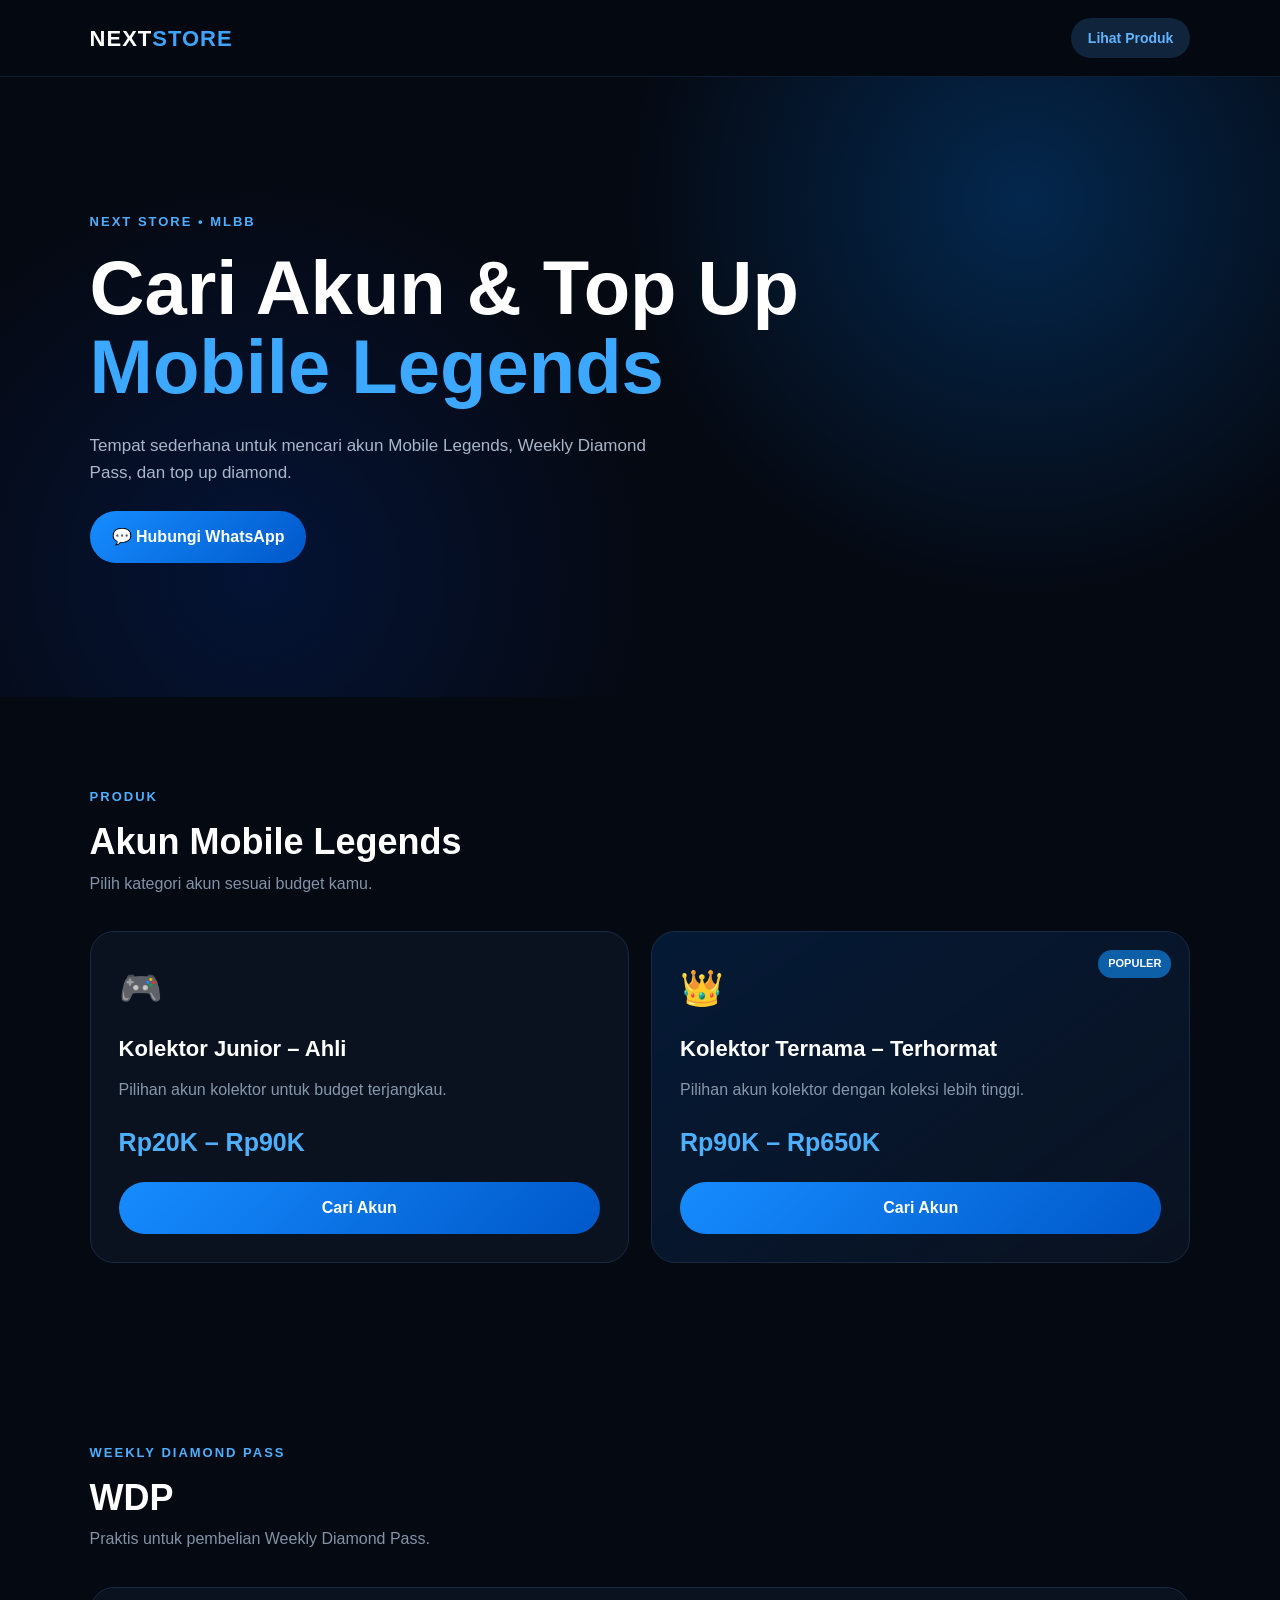
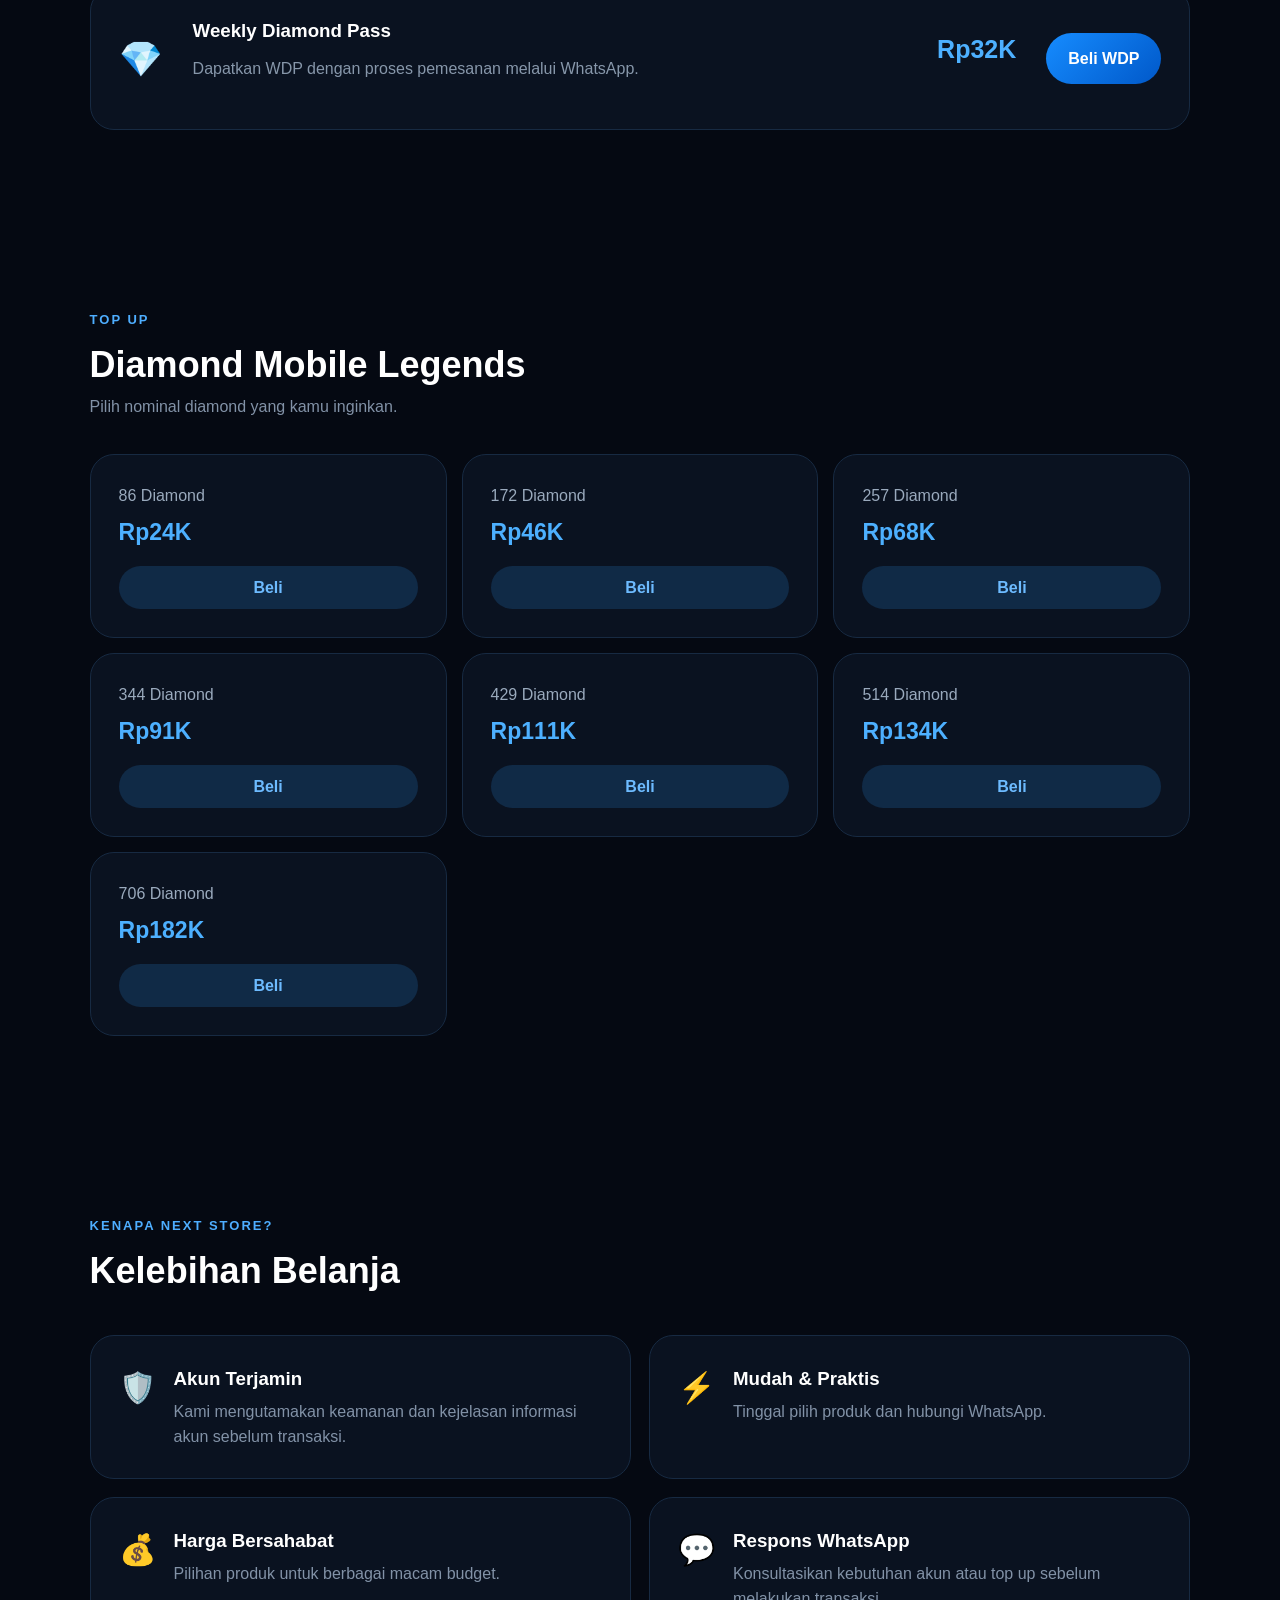
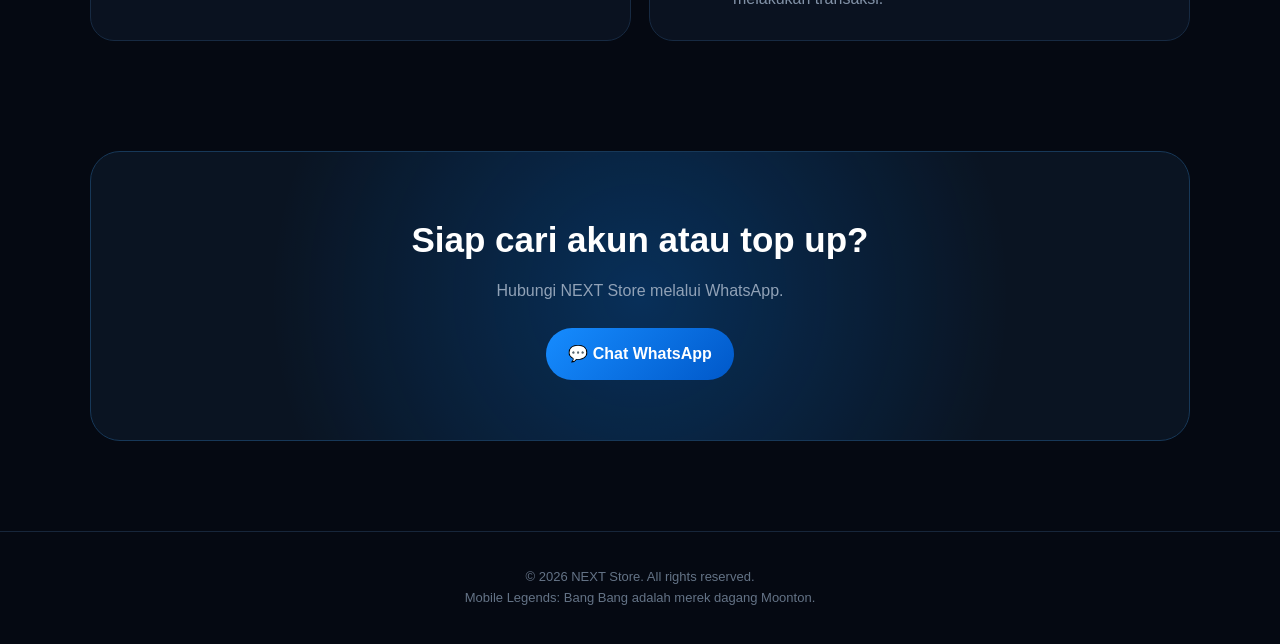
<file: index.html>
<!DOCTYPE html>
<html lang="id">
<head>
    <meta charset="UTF-8">
    <meta name="viewport" content="width=device-width, initial-scale=1.0">

    <title>NEXT Store | MLBB</title>

    <link rel="stylesheet" href="style.css">
</head>

<body>

    <header class="navbar">
        <div class="logo">NEXT<span>STORE</span></div>

        <a href="#produk" class="nav-button">
            Lihat Produk
        </a>
    </header>


    <main>

        <!-- HERO -->
        <section class="hero">

            <div class="hero-content">

                <p class="badge">NEXT STORE • MLBB</p>

                <h1>
                    Cari Akun & Top Up
                    <span>Mobile Legends</span>
                </h1>

                <p class="hero-text">
                    Tempat sederhana untuk mencari akun Mobile Legends,
                    Weekly Diamond Pass, dan top up diamond.
                </p>

                <a
                    class="primary-button"
                    href="https://wa.me/628898562556?text=Halo%20NEXT%20Store%2C%20saya%20ingin%20bertanya%20tentang%20produk."
                    target="_blank"
                >
                    💬 Hubungi WhatsApp
                </a>

            </div>

        </section>


        <!-- PRODUK AKUN -->
        <section id="produk" class="section">

            <div class="section-title">

                <p class="mini-title">PRODUK</p>

                <h2>Akun Mobile Legends</h2>

                <p>
                    Pilih kategori akun sesuai budget kamu.
                </p>

            </div>


            <div class="product-grid">

                <!-- AKUN 1 -->
                <div class="card">

                    <div class="card-icon">🎮</div>

                    <h3>
                        Kolektor Junior – Ahli
                    </h3>

                    <p class="description">
                        Pilihan akun kolektor untuk budget terjangkau.
                    </p>

                    <div class="price">
                        Rp20K – Rp90K
                    </div>

                    <a
                        class="card-button"
                        href="https://wa.me/628898562556?text=cari%20akun%20budget%2020-90k"
                        target="_blank"
                    >
                        Cari Akun
                    </a>

                </div>


                <!-- AKUN 2 -->
                <div class="card featured">

                    <div class="card-label">
                        POPULER
                    </div>

                    <div class="card-icon">
                        👑
                    </div>

                    <h3>
                        Kolektor Ternama – Terhormat
                    </h3>

                    <p class="description">
                        Pilihan akun kolektor dengan koleksi lebih tinggi.
                    </p>

                    <div class="price">
                        Rp90K – Rp650K
                    </div>

                    <a
                        class="card-button"
                        href="https://wa.me/628898562556?text=cari%20akun%20budget%2090-650k"
                        target="_blank"
                    >
                        Cari Akun
                    </a>

                </div>

            </div>

        </section>


        <!-- WDP -->
        <section class="section">

            <div class="section-title">

                <p class="mini-title">
                    WEEKLY DIAMOND PASS
                </p>

                <h2>WDP</h2>

                <p>
                    Praktis untuk pembelian Weekly Diamond Pass.
                </p>

            </div>


            <div class="single-card">

                <div class="card-icon">
                    💎
                </div>

                <div class="single-content">

                    <h3>
                        Weekly Diamond Pass
                    </h3>

                    <p class="description">
                        Dapatkan WDP dengan proses pemesanan melalui WhatsApp.
                    </p>

                </div>

                <div class="price">
                    Rp32K
                </div>

                <a
                    class="card-button"
                    href="https://wa.me/628898562556?text=beli%20WDP"
                    target="_blank"
                >
                    Beli WDP
                </a>

            </div>

        </section>


        <!-- DIAMOND -->
        <section class="section">

            <div class="section-title">

                <p class="mini-title">
                    TOP UP
                </p>

                <h2>
                    Diamond Mobile Legends
                </h2>

                <p>
                    Pilih nominal diamond yang kamu inginkan.
                </p>

            </div>


            <div class="diamond-grid">

                <div class="diamond-card">
                    <span>86 Diamond</span>
                    <strong>Rp24K</strong>

                    <a
                        href="https://wa.me/628898562556?text=beli%2086%20diamond"
                        target="_blank"
                    >
                        Beli
                    </a>
                </div>


                <div class="diamond-card">
                    <span>172 Diamond</span>
                    <strong>Rp46K</strong>

                    <a
                        href="https://wa.me/628898562556?text=beli%20172%20diamond"
                        target="_blank"
                    >
                        Beli
                    </a>
                </div>


                <div class="diamond-card">
                    <span>257 Diamond</span>
                    <strong>Rp68K</strong>

                    <a
                        href="https://wa.me/628898562556?text=beli%20257%20diamond"
                        target="_blank"
                    >
                        Beli
                    </a>
                </div>


                <div class="diamond-card">
                    <span>344 Diamond</span>
                    <strong>Rp91K</strong>

                    <a
                        href="https://wa.me/628898562556?text=beli%20344%20diamond"
                        target="_blank"
                    >
                        Beli
                    </a>
                </div>


                <div class="diamond-card">
                    <span>429 Diamond</span>
                    <strong>Rp111K</strong>

                    <a
                        href="https://wa.me/628898562556?text=beli%20429%20diamond"
                        target="_blank"
                    >
                        Beli
                    </a>
                </div>


                <div class="diamond-card">
                    <span>514 Diamond</span>
                    <strong>Rp134K</strong>

                    <a
                        href="https://wa.me/628898562556?text=beli%20514%20diamond"
                        target="_blank"
                    >
                        Beli
                    </a>
                </div>


                <div class="diamond-card">
                    <span>706 Diamond</span>
                    <strong>Rp182K</strong>

                    <a
                        href="https://wa.me/628898562556?text=beli%20706%20diamond"
                        target="_blank"
                    >
                        Beli
                    </a>
                </div>

            </div>

        </section>


        <!-- KELEBIHAN -->
        <section class="section benefits">

            <div class="section-title">

                <p class="mini-title">
                    KENAPA NEXT STORE?
                </p>

                <h2>
                    Kelebihan Belanja
                </h2>

            </div>


            <div class="benefit-grid">

                <div class="benefit">

                    <span>🛡️</span>

                    <div>

                        <h3>
                            Akun Terjamin
                        </h3>

                        <p>
                            Kami mengutamakan keamanan dan kejelasan
                            informasi akun sebelum transaksi.
                        </p>

                    </div>

                </div>


                <div class="benefit">

                    <span>⚡</span>

                    <div>

                        <h3>
                            Mudah & Praktis
                        </h3>

                        <p>
                            Tinggal pilih produk dan hubungi WhatsApp.
                        </p>

                    </div>

                </div>


                <div class="benefit">

                    <span>💰</span>

                    <div>

                        <h3>
                            Harga Bersahabat
                        </h3>

                        <p>
                            Pilihan produk untuk berbagai macam budget.
                        </p>

                    </div>

                </div>


                <div class="benefit">

                    <span>💬</span>

                    <div>

                        <h3>
                            Respons WhatsApp
                        </h3>

                        <p>
                            Konsultasikan kebutuhan akun atau top up
                            sebelum melakukan transaksi.
                        </p>

                    </div>

                </div>

            </div>

        </section>


        <!-- CTA -->
        <section class="cta">

            <h2>
                Siap cari akun atau top up?
            </h2>

            <p>
                Hubungi NEXT Store melalui WhatsApp.
            </p>

            <a
                href="https://wa.me/628898562556?text=Halo%20NEXT%20Store"
                target="_blank"
                class="primary-button"
            >
                💬 Chat WhatsApp
            </a>

        </section>

    </main>


    <footer>

        <p>
            © 2026 NEXT Store. All rights reserved.
        </p>

        <p>
            Mobile Legends: Bang Bang adalah merek dagang Moonton.
        </p>

    </footer>


    <script src="script.js"></script>

</body>
</html>
</file>
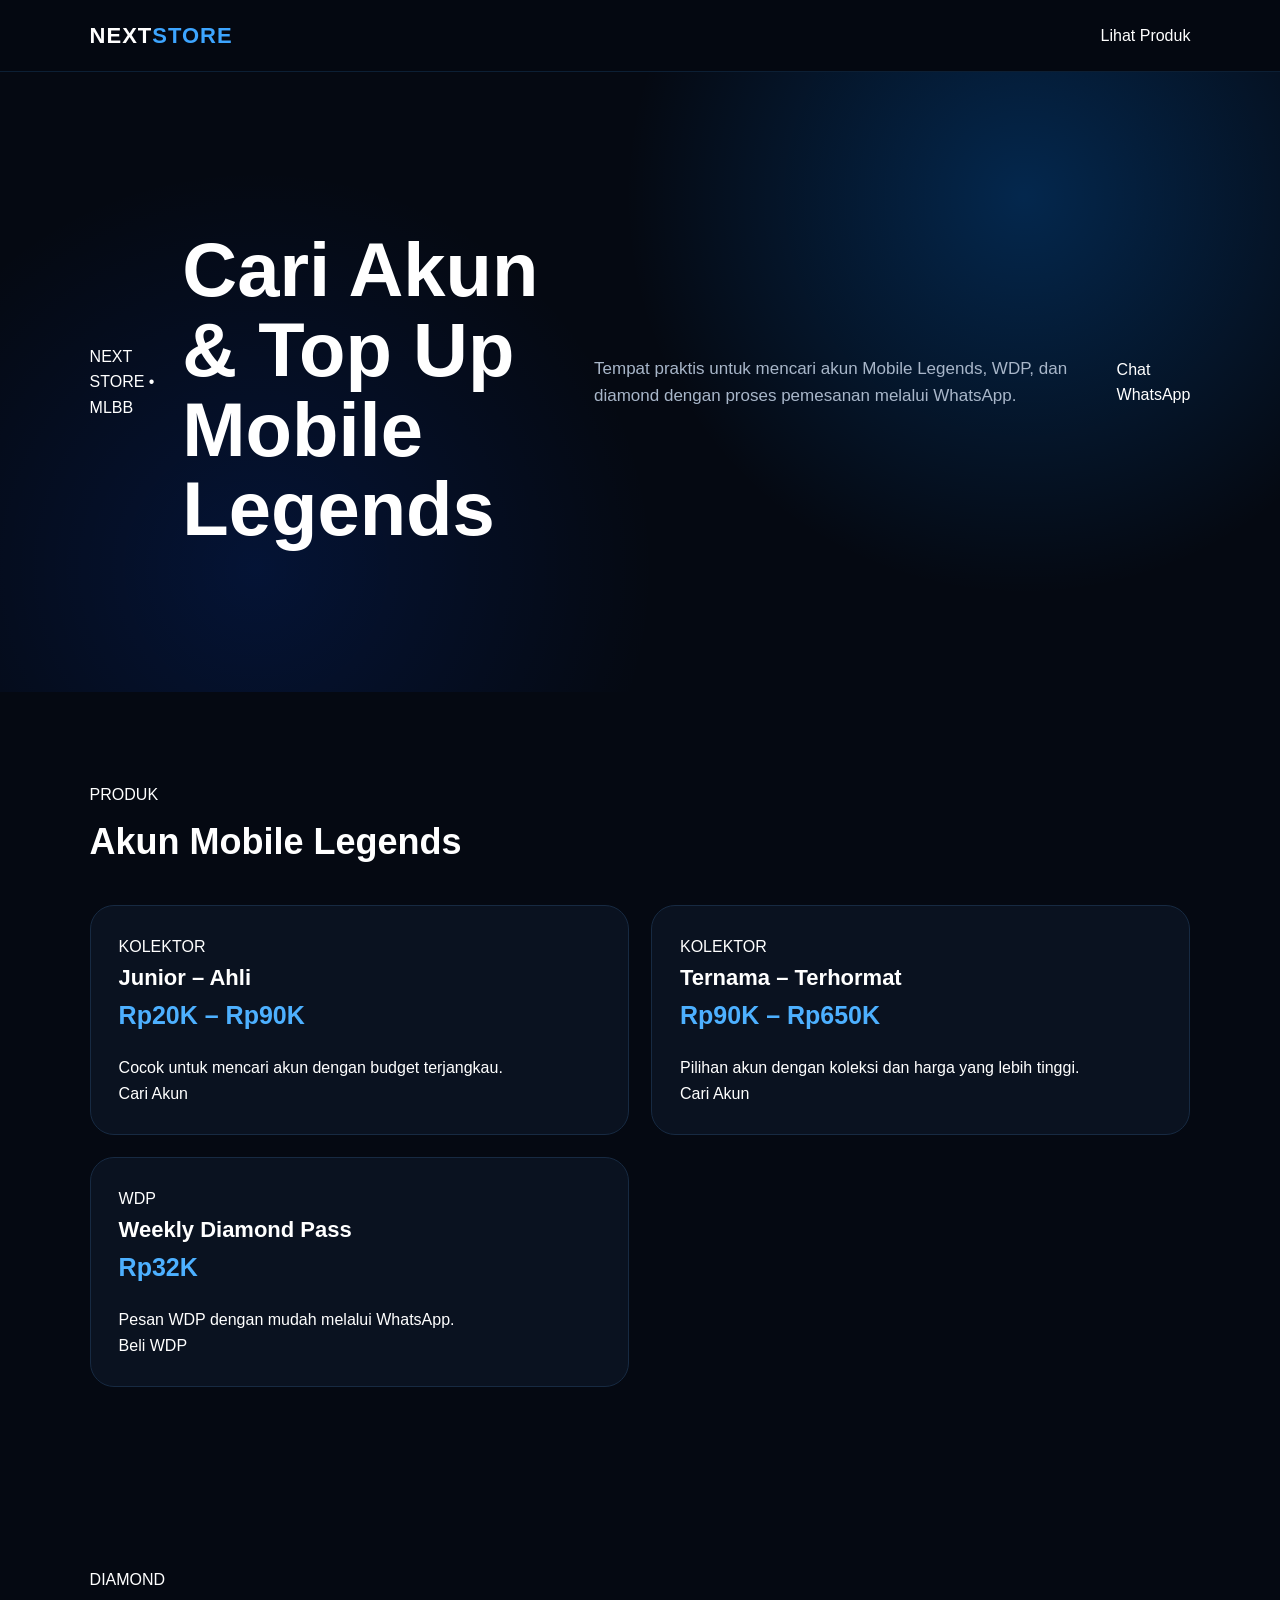
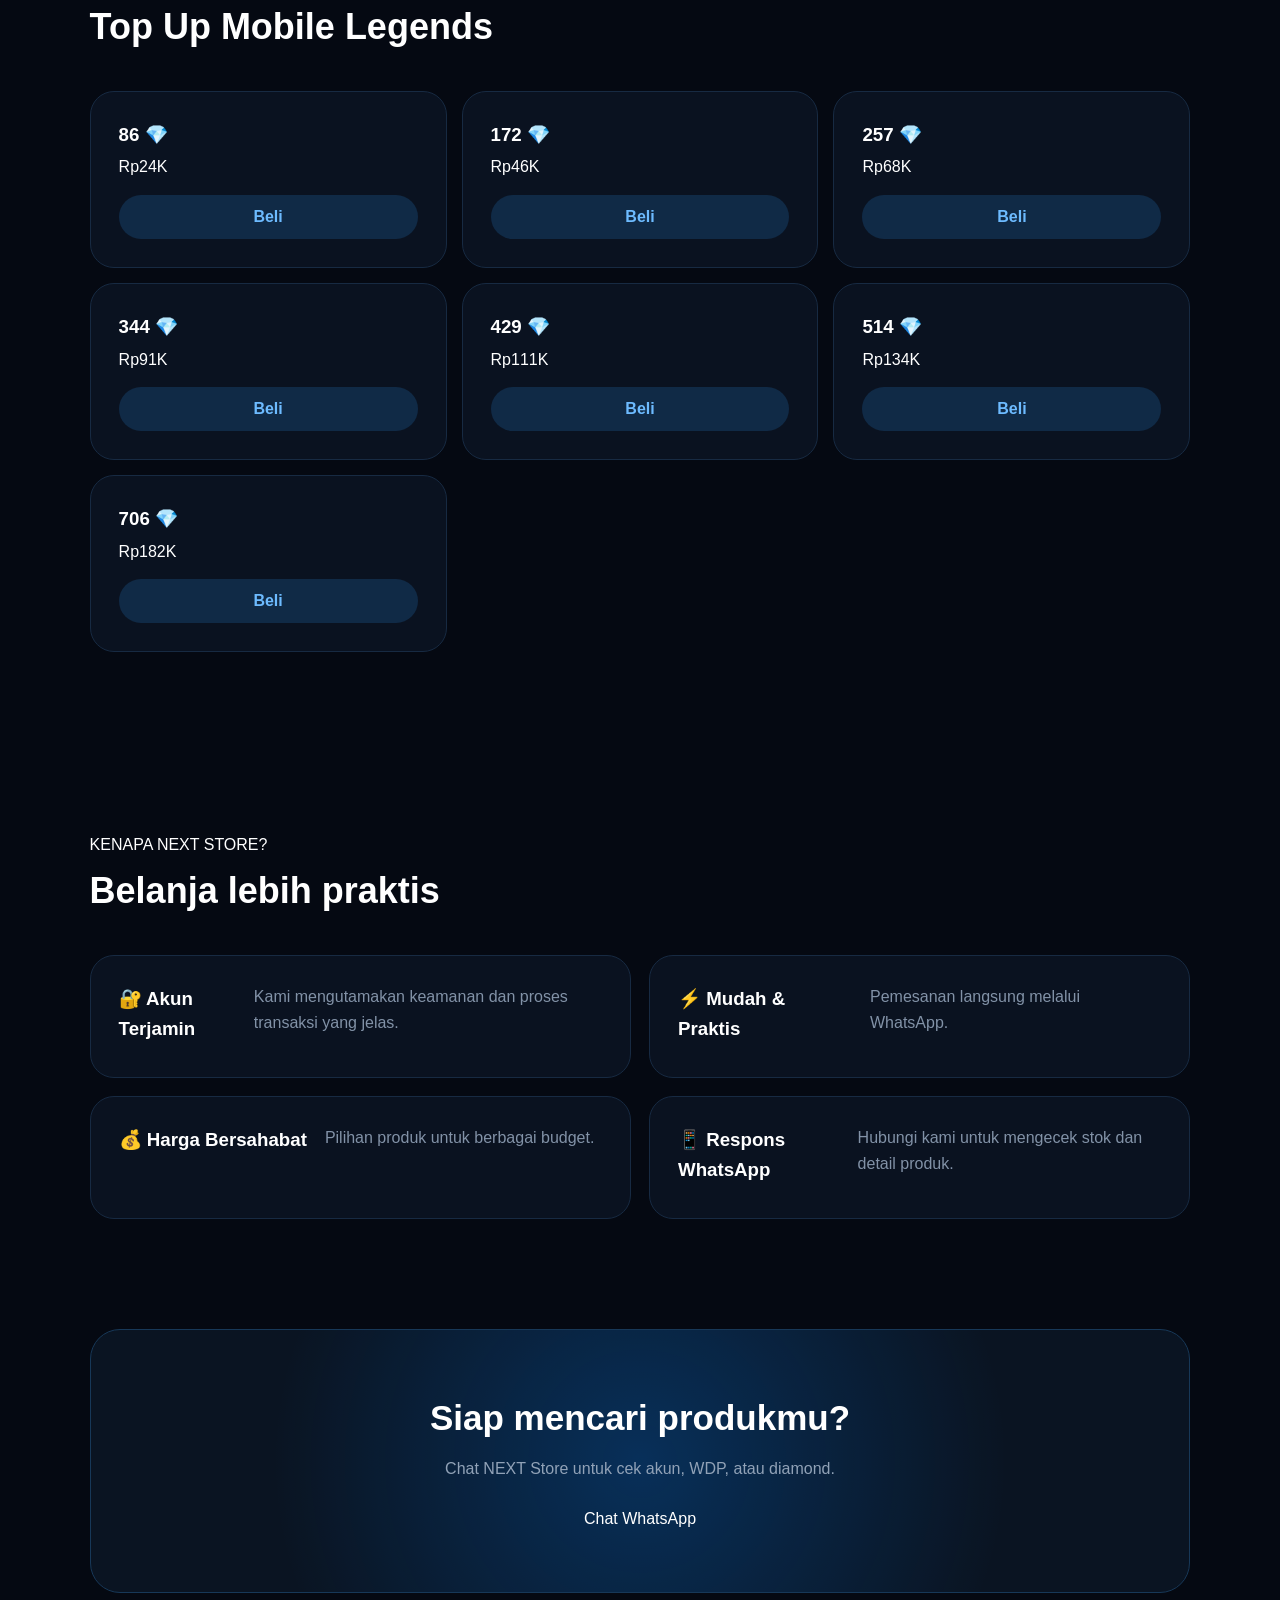
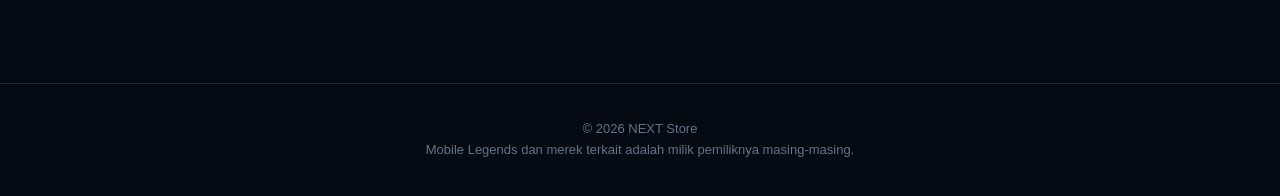
<file: index-3.html>
<!DOCTYPE html>
<html lang="id">
<head>
  <meta charset="UTF-8">
  <meta name="viewport" content="width=device-width, initial-scale=1.0">
  <title>NEXT Store | MLBB</title>
  <link rel="stylesheet" href="style.css">
</head>

<body>
  <nav class="navbar">
    <div class="logo">NEXT<span>STORE</span></div>
    <a href="#produk" class="nav-btn">Lihat Produk</a>
  </nav>

  <main>
    <section class="hero">
      <p class="eyebrow">NEXT STORE • MLBB</p>
      <h1>Cari Akun &amp; Top Up<br>Mobile Legends</h1>
      <p class="hero-text">
        Tempat praktis untuk mencari akun Mobile Legends, WDP,
        dan diamond dengan proses pemesanan melalui WhatsApp.
      </p>
      <a class="wa-btn" href="https://wa.me/6288985625556?text=Halo%20NEXT%20Store%2C%20saya%20ingin%20bertanya%20tentang%20produk." target="_blank" rel="noopener">
        Chat WhatsApp
      </a>
    </section>

    <section id="produk" class="section">
      <div class="section-title">
        <p class="eyebrow">PRODUK</p>
        <h2>Akun Mobile Legends</h2>
      </div>

      <div class="product-grid">
        <article class="card">
          <span class="tag">KOLEKTOR</span>
          <h3>Junior – Ahli</h3>
          <p class="price">Rp20K – Rp90K</p>
          <p>Cocok untuk mencari akun dengan budget terjangkau.</p>
          <a class="wa-btn" href="https://wa.me/6288985625556?text=cari%20akun%20budget%2020-90k" target="_blank" rel="noopener">Cari Akun</a>
        </article>

        <article class="card">
          <span class="tag">KOLEKTOR</span>
          <h3>Ternama – Terhormat</h3>
          <p class="price">Rp90K – Rp650K</p>
          <p>Pilihan akun dengan koleksi dan harga yang lebih tinggi.</p>
          <a class="wa-btn" href="https://wa.me/6288985625556?text=cari%20akun%20budget%2090-650k" target="_blank" rel="noopener">Cari Akun</a>
        </article>

        <article class="card">
          <span class="tag">WDP</span>
          <h3>Weekly Diamond Pass</h3>
          <p class="price">Rp32K</p>
          <p>Pesan WDP dengan mudah melalui WhatsApp.</p>
          <a class="wa-btn" href="https://wa.me/6288985625556?text=beli%20WDP" target="_blank" rel="noopener">Beli WDP</a>
        </article>
      </div>
    </section>

    <section class="section">
      <div class="section-title">
        <p class="eyebrow">DIAMOND</p>
        <h2>Top Up Mobile Legends</h2>
      </div>

      <div class="diamond-grid">
        <article class="diamond-card"><h3>86 💎</h3><p>Rp24K</p><a href="https://wa.me/6288985625556?text=beli%2086%20diamond" target="_blank" rel="noopener">Beli</a></article>
        <article class="diamond-card"><h3>172 💎</h3><p>Rp46K</p><a href="https://wa.me/6288985625556?text=beli%20172%20diamond" target="_blank" rel="noopener">Beli</a></article>
        <article class="diamond-card"><h3>257 💎</h3><p>Rp68K</p><a href="https://wa.me/6288985625556?text=beli%20257%20diamond" target="_blank" rel="noopener">Beli</a></article>
        <article class="diamond-card"><h3>344 💎</h3><p>Rp91K</p><a href="https://wa.me/6288985625556?text=beli%20344%20diamond" target="_blank" rel="noopener">Beli</a></article>
        <article class="diamond-card"><h3>429 💎</h3><p>Rp111K</p><a href="https://wa.me/6288985625556?text=beli%20429%20diamond" target="_blank" rel="noopener">Beli</a></article>
        <article class="diamond-card"><h3>514 💎</h3><p>Rp134K</p><a href="https://wa.me/6288985625556?text=beli%20514%20diamond" target="_blank" rel="noopener">Beli</a></article>
        <article class="diamond-card"><h3>706 💎</h3><p>Rp182K</p><a href="https://wa.me/6288985625556?text=beli%20706%20diamond" target="_blank" rel="noopener">Beli</a></article>
      </div>
    </section>

    <section class="section">
      <div class="section-title">
        <p class="eyebrow">KENAPA NEXT STORE?</p>
        <h2>Belanja lebih praktis</h2>
      </div>

      <div class="benefit-grid">
        <article class="benefit"><h3>🔐 Akun Terjamin</h3><p>Kami mengutamakan keamanan dan proses transaksi yang jelas.</p></article>
        <article class="benefit"><h3>⚡ Mudah &amp; Praktis</h3><p>Pemesanan langsung melalui WhatsApp.</p></article>
        <article class="benefit"><h3>💰 Harga Bersahabat</h3><p>Pilihan produk untuk berbagai budget.</p></article>
        <article class="benefit"><h3>📱 Respons WhatsApp</h3><p>Hubungi kami untuk mengecek stok dan detail produk.</p></article>
      </div>
    </section>

    <section class="cta">
      <h2>Siap mencari produkmu?</h2>
      <p>Chat NEXT Store untuk cek akun, WDP, atau diamond.</p>
      <a class="wa-btn" href="https://wa.me/6288985625556?text=Halo%20NEXT%20Store%2C%20saya%20ingin%20memesan." target="_blank" rel="noopener">Chat WhatsApp</a>
    </section>
  </main>

  <footer>
    <p>© 2026 NEXT Store</p>
    <p>Mobile Legends dan merek terkait adalah milik pemiliknya masing-masing.</p>
  </footer>

  <script src="script.js"></script>
</body>
</html>
</file>
<file: style.css>
* {
    margin: 0;
    padding: 0;
    box-sizing: border-box;
}

html {
    scroll-behavior: smooth;
}

body {
    font-family: Arial, Helvetica, sans-serif;
    background: #050912;
    color: #ffffff;
    line-height: 1.6;
}

a {
    text-decoration: none;
    color: inherit;
}


/* NAVBAR */

.navbar {
    width: 100%;
    padding: 18px 7%;

    display: flex;
    justify-content: space-between;
    align-items: center;

    position: sticky;
    top: 0;
    z-index: 100;

    background: rgba(5, 9, 18, 0.88);

    border-bottom: 1px solid rgba(61, 165, 255, 0.15);

    backdrop-filter: blur(15px);
}

.logo {
    font-size: 22px;
    font-weight: 900;
    letter-spacing: 1px;
}

.logo span {
    color: #3da5ff;
}

.nav-button {
    padding: 9px 17px;

    border-radius: 50px;

    background: #10243c;
    color: #61b4ff;

    font-size: 14px;
    font-weight: bold;
}


/* HERO */

.hero {
    min-height: 620px;

    display: flex;
    align-items: center;

    padding: 80px 7%;

    background:
        radial-gradient(
            circle at 80% 20%,
            rgba(0, 130, 255, 0.25),
            transparent 35%
        ),
        radial-gradient(
            circle at 20% 80%,
            rgba(0, 80, 255, 0.15),
            transparent 35%
        ),
        #050912;
}

.hero-content {
    max-width: 800px;
}

.badge,
.mini-title {
    color: #4eaeff;

    font-size: 13px;
    font-weight: bold;

    letter-spacing: 2px;
}

.hero h1 {
    margin-top: 15px;

    font-size: clamp(42px, 7vw, 76px);

    line-height: 1.05;
}

.hero h1 span {
    color: #3ca8ff;
}

.hero-text {
    max-width: 600px;

    margin: 25px 0;

    color: #a8b6c9;

    font-size: 17px;
}


/* BUTTON */

.primary-button,
.card-button {
    display: inline-block;

    padding: 13px 22px;

    border-radius: 50px;

    background: linear-gradient(
        135deg,
        #168cff,
        #0058c9
    );

    color: white;

    font-weight: bold;

    transition: 0.25s;
}

.primary-button:hover,
.card-button:hover {
    transform: translateY(-3px);

    box-shadow:
        0 10px 30px rgba(0, 120, 255, 0.25);
}


/* SECTION */

.section {
    padding: 90px 7%;
}

.section-title {
    margin-bottom: 35px;
}

.section-title h2 {
    margin-top: 5px;

    font-size: 36px;
}

.section-title p:last-child {
    color: #8292a7;
}


/* PRODUCT */

.product-grid {
    display: grid;

    grid-template-columns: repeat(2, 1fr);

    gap: 22px;
}

.card,
.single-card,
.diamond-card,
.benefit {
    background: #0a1220;

    border: 1px solid #172a42;

    border-radius: 24px;

    padding: 28px;

    position: relative;

    transition: 0.25s;
}

.card:hover,
.single-card:hover,
.diamond-card:hover,
.benefit:hover {
    transform: translateY(-5px);

    border-color: #257fd0;
}

.card-icon {
    font-size: 35px;

    margin-bottom: 15px;
}

.card h3 {
    font-size: 22px;
}

.description {
    color: #8797aa;

    margin: 10px 0 20px;
}

.price {
    font-size: 25px;

    font-weight: 900;

    color: #4db0ff;

    margin-bottom: 20px;
}

.card-button {
    width: 100%;

    text-align: center;
}

.featured {
    background:
        linear-gradient(
            145deg,
            rgba(0, 120, 255, 0.15),
            #0a1220
        );
}

.card-label {
    position: absolute;

    top: 18px;
    right: 18px;

    padding: 5px 10px;

    border-radius: 50px;

    background: #0d5fa8;

    color: white;

    font-size: 11px;

    font-weight: bold;
}


/* WDP */

.single-card {
    display: flex;

    align-items: center;

    gap: 30px;
}

.single-card .card-icon {
    margin: 0;
}

.single-content {
    flex: 1;
}

.single-card .description {
    max-width: 500px;
}

.single-card .card-button {
    width: auto;

    margin-left: auto;
}


/* DIAMOND */

.diamond-grid {
    display: grid;

    grid-template-columns: repeat(3, 1fr);

    gap: 15px;
}

.diamond-card {
    display: flex;

    flex-direction: column;

    gap: 5px;
}

.diamond-card span {
    color: #9aaabd;
}

.diamond-card strong {
    font-size: 23px;

    color: #4db0ff;
}

.diamond-card a {
    margin-top: 10px;

    padding: 9px;

    border-radius: 50px;

    background: #102a46;

    color: #6dbbff;

    font-weight: bold;

    text-align: center;
}


/* BENEFITS */

.benefit-grid {
    display: grid;

    grid-template-columns: repeat(2, 1fr);

    gap: 18px;
}

.benefit {
    display: flex;

    gap: 18px;
}

.benefit > span {
    font-size: 30px;
}

.benefit h3 {
    margin-bottom: 5px;
}

.benefit p {
    color: #8292a7;
}


/* CTA */

.cta {
    margin: 20px 7% 90px;

    padding: 60px 30px;

    text-align: center;

    border-radius: 30px;

    background:
        radial-gradient(
            circle,
            rgba(0, 130, 255, 0.25),
            transparent 65%
        ),
        #0a1422;

    border: 1px solid #173858;
}

.cta h2 {
    font-size: 35px;
}

.cta p {
    color: #91a2b7;

    margin: 10px 0 25px;
}


/* FOOTER */

footer {
    padding: 35px 7%;

    text-align: center;

    border-top: 1px solid #17263a;

    color: #647386;

    font-size: 13px;
}


/* MOBILE */

@media (max-width: 750px) {

    .navbar {
        padding: 15px 5%;
    }

    .hero {
        min-height: 560px;

        padding: 60px 5%;
    }

    .section {
        padding: 65px 5%;
    }

    .product-grid,
    .benefit-grid,
    .diamond-grid {
        grid-template-columns: 1fr;
    }

    .single-card {
        flex-direction: column;

        align-items: flex-start;
    }

    .single-card .card-button {
        width: 100%;

        margin-left: 0;
    }

    .hero h1 {
        font-size: 45px;
    }

    .section-title h2 {
        font-size: 30px;
    }
}
</file>
